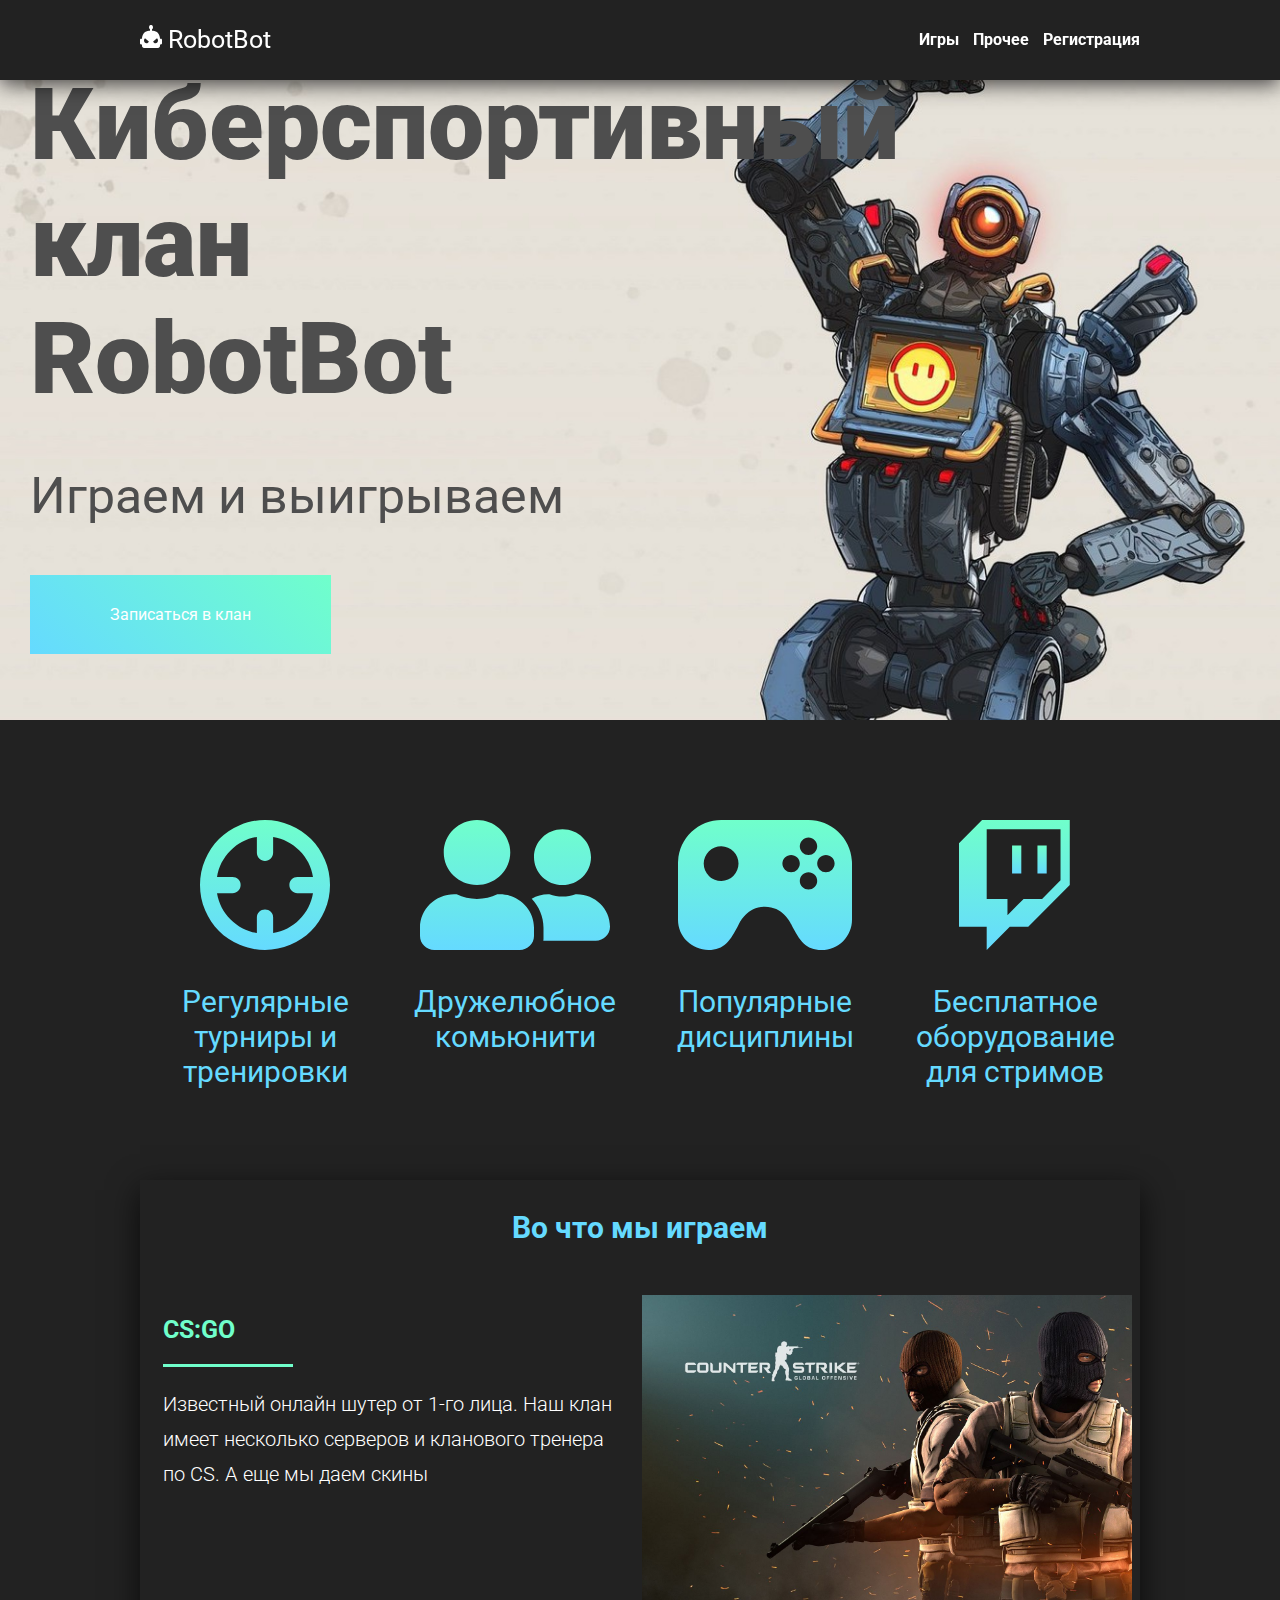
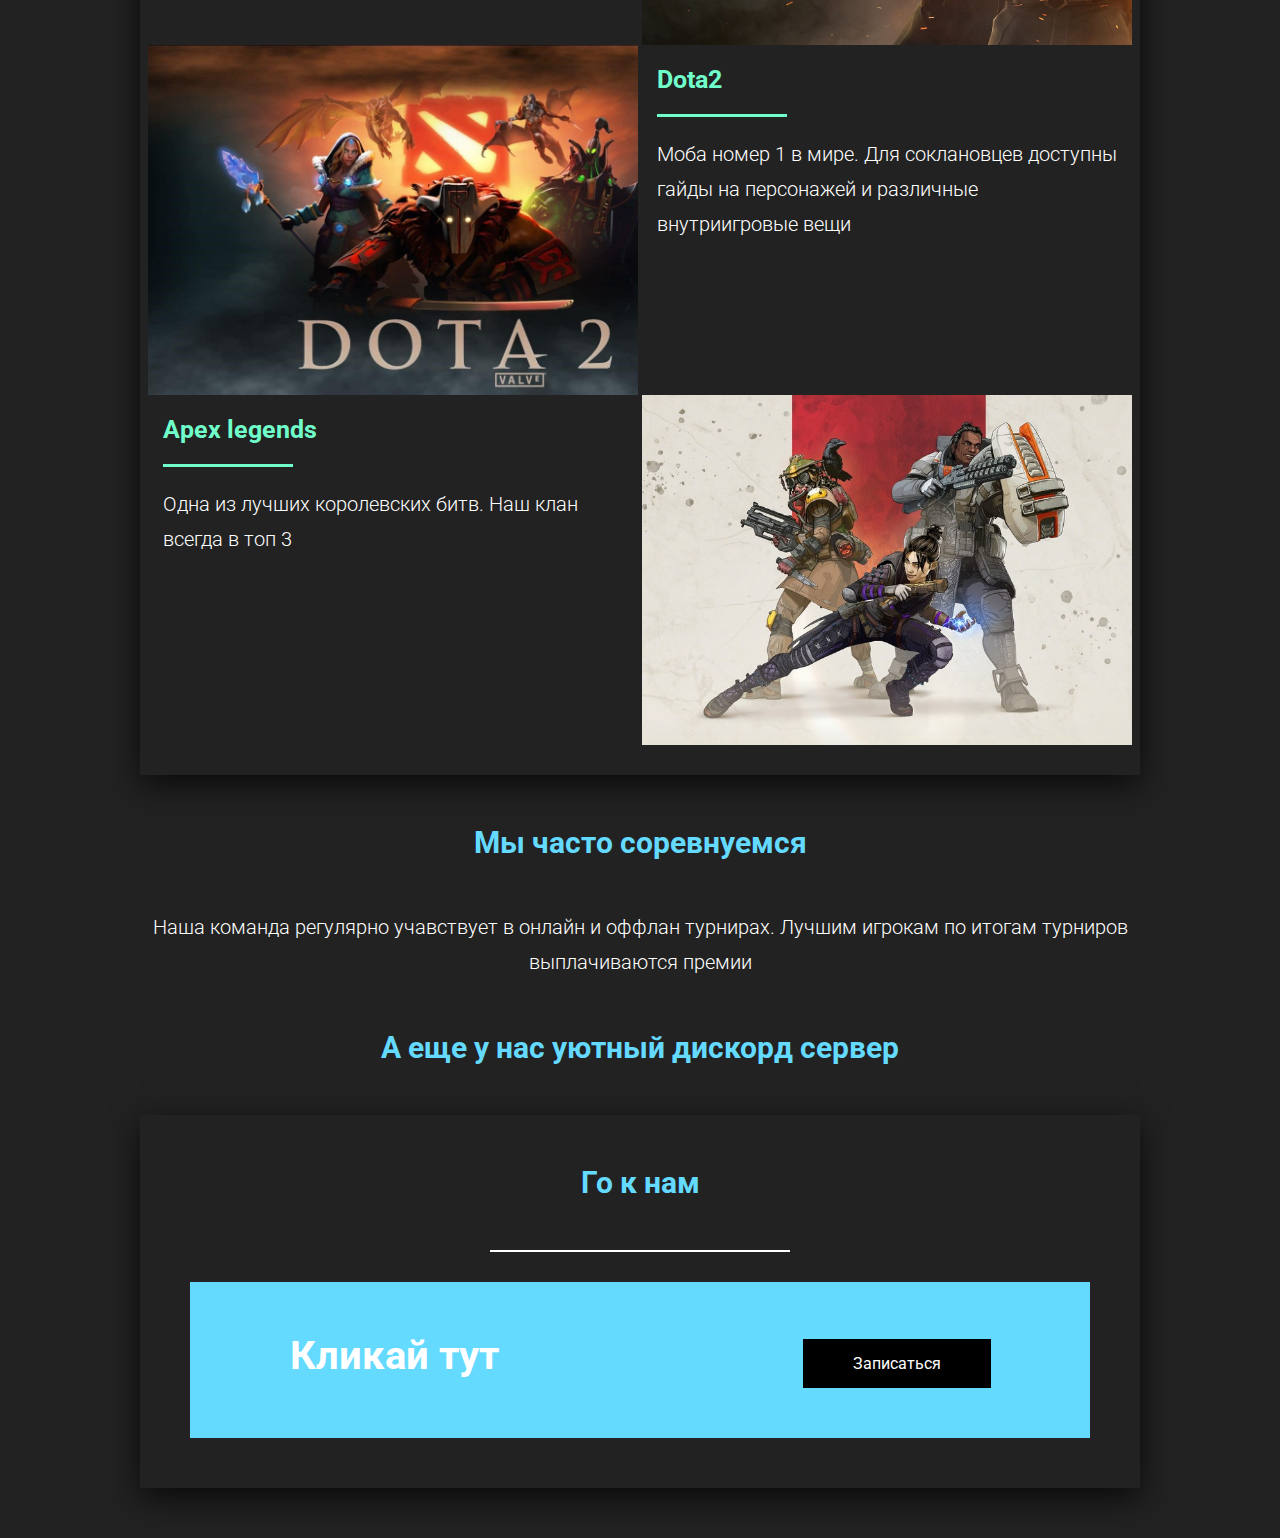
<file: index.html>
<!DOCTYPE html>
<html lang="en">
<head>
    <meta charset="UTF-8">
    <meta http-equiv="X-UA-Compatible" content="IE=edge">
    <meta name="viewport" content="width=device-width, initial-scale=1.0">
    <title>Robotbot</title>
    <link rel="stylesheet" href="landing.css">
</head>
<body>
    <div class="nav-menu">
        <div class="container">
            <a href="" class="logo">
                <img src="img/icons/site_logo.svg" alt=""> 
                <span> RobotBot</span></a>
            <div class="navigation">
                <a href="" class="nav-item">Игры</a>
                <a href="" class="nav-item">Прочее</a>
                <a href="" class="nav-item">Регистрация</a>
            </div>
        </div>
    </div>
    <div class="site-header">
            <div class="header-content">
                <h1 class="header-title">Киберспортивный клан RobotBot</h1>
                <p class="header-sub_title">Играем и выигрываем</p>
                <a href="form.html" class="header-btn">Записаться в клан</a>
            </div>
    </div>

    <div class="about">
        <div class="container">
            <div class="about-card">
                <img src="img/icons/scope.svg" alt="" class="about-card_img">
                <p class="about-card_title">Регулярные турниры и тренировки</p>
            </div><div class="about-card">
                <img src="img/icons/friendly.svg" alt="" class="about-card_img">
                <p class="about-card_title">Дружелюбное комьюнити</p>
            </div><div class="about-card">
                <img src="img/icons/joystic.svg" alt="" class="about-card_img">
                <p class="about-card_title">Популярные дисциплины</p>
            </div><div class="about-card">
                <img src="img/icons/twitch.svg" alt="" class="about-card_img">
                <p class="about-card_title">Бесплатное оборудование для стримов</p>
            </div>
        </div>
    </div>

    <div class="games">
        <div class="games-container container">
            <h2 class="section-title">Во что мы играем</h1>

            <div class="games-card game1">
                <div class="games-card_content">
                    <h3 class="game-title">CS:GO</h3>
                    <hr class= "game-divider">
                    <p class="game-description section-text">Известный онлайн шутер от 1-го лица. Наш клан имеет несколько серверов и кланового тренера по CS. А еще мы даем скины</p>
                </div>
                <div class="games-card_img">

                </div>
            </div>
            
             <!-- тут остальные карточки(их ученик должен сделать в дз) -->

             <div class="games-card game2">
                <div class="games-card_img img2">

                </div>
                <div class="games-card_content">
                    <h3 class="game-title">Dota2</h3>
                    <hr class= "game-divider">
                    <p class="game-description section-text">Моба номер 1 в мире. Для соклановцев доступны гайды на персонажей и различные внутриигровые вещи</p>
                </div>
                
            </div>
            <div class="games-card game3">
                <div class="games-card_content">
                    <h3 class="game-title">Apex legends</h3>
                    <hr class= "game-divider">
                    <p class="game-description section-text">Одна из лучших королевских битв. Наш клан всегда в топ 3</p>
                </div>
                <div class="games-card_img img3">

                </div>
            </div>


        </div>

      
    </div>
    <div class="note">
        <div class="container">
            <h2 class="section-title">Мы часто соревнуемся</h2>
            <p class="section-text">Наша команда регулярно учавствует в онлайн и оффлан турнирах. Лучшим игрокам по итогам турниров выплачиваются премии</p>
        </div>
    </div>

    <div class="discord">
        <div class="container">
            <h2 class="section-title">А еще у нас уютный дискорд сервер</h2>
          
        </div>
    </div>

    <div class="contact-section">
        <div class="container contact-section-container">
            <h2 class="section-title">Го к нам</h2>
            <hr>
            <div class = "conact-btn">
                <p class="contact-title">Кликай тут</p>
                <a href="form.html" class="contact-link">Записаться</a>
            </div>
        </div>
    </div>
</body>
</html>
</file>
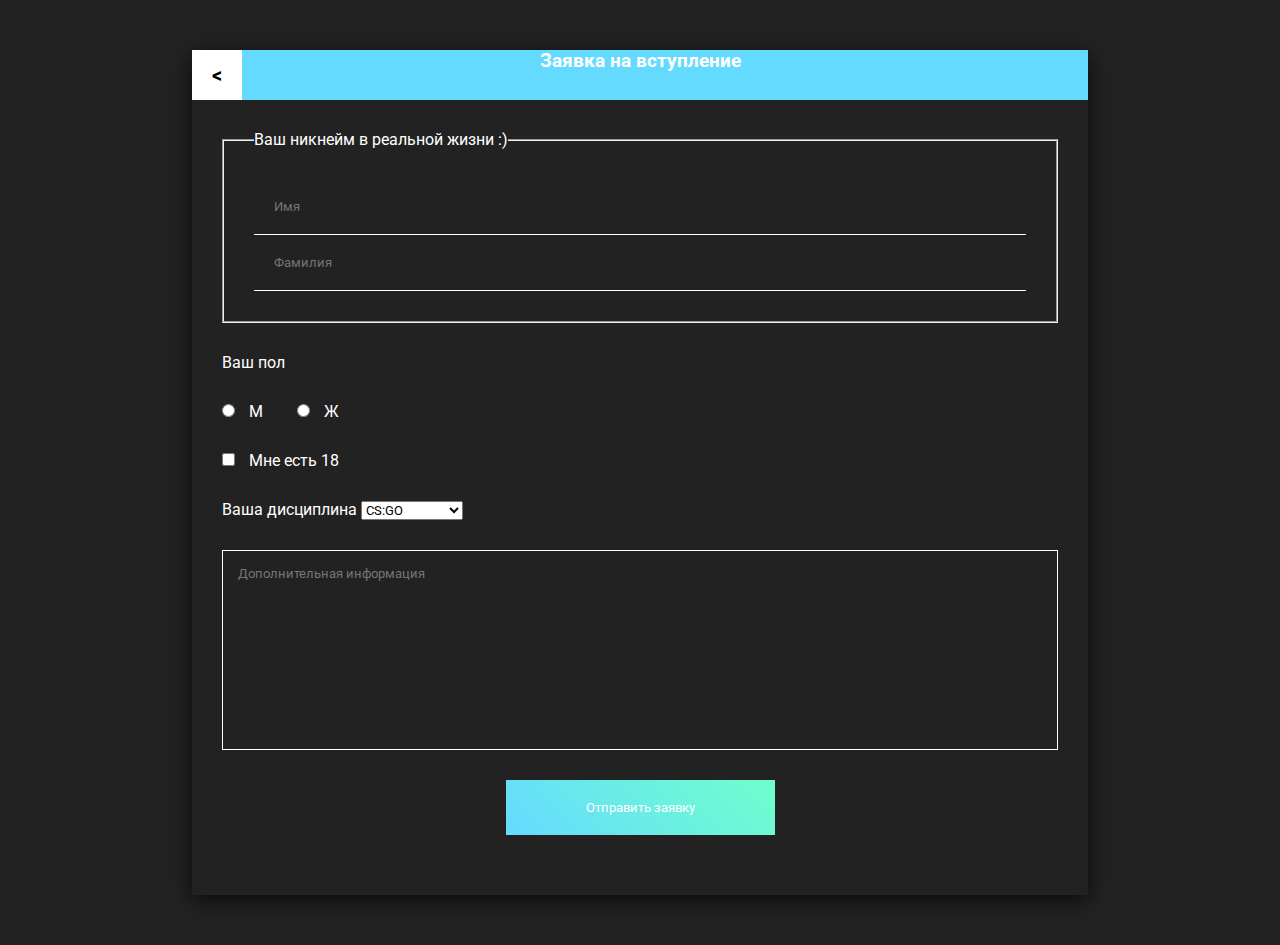
<file: form.html>
<!DOCTYPE html>
<html lang="en">
<head>
    <meta charset="UTF-8">
    <meta http-equiv="X-UA-Compatible" content="IE=edge">
    <meta name="viewport" content="width=device-width, initial-scale=1.0">
    <title>Registration</title>
    <link rel="stylesheet" href="form.css">
</head>
<body>
    <form class="form">
        <div class="form-head">
            <a href="index.html" class="btn-back"><</a>
            <h3 class="form-title">Заявка на вступление</h3>
        </div>
        <div class="form-body">
            <fieldset class="nickname-field">
                <legend>Ваш никнейм в реальной жизни :)</legend>
                <input type="text" class="fname" placeholder="Имя" name="fName">
                <input type="text" class="sname" placeholder="Фамилия" name="lName">
            </fieldset>
            <p class="gender">Ваш пол</p>
            <div class="input-wrapper">
                <input type="radio" name="gender" value="male" class="male-radio" id = "male-radio">
                <label for="male-radio">М</label>
                <input type="radio" name="gender" value="female" class="female-radio" id = "female-radio">
                <label for="female-radio">Ж</label>
            </div>  
            <div class="input-wrapper">
                <input type="checkbox" value="got18" class="age" id="age" name="age">
                <label for="age">Мне есть 18</label>
            </div>
            <div class="input-wrapper">
                <label for="game">Ваша дисциплина</label>
                <select name="game" id="game" class="game">
                    <option value="cs_go">CS:GO</option>
                    <option value="dota">Dota 2</option>
                    <option value="apex">Apex Legends</option>
                </select>
            </div>
            <textarea name="comment" id="comment" placeholder="Дополнительная информация" class="comment"></textarea>

            <button class="submit">Отправить заявку</button>
        </div>
    </form>
    
</body>
</html>
</file>
<file: landing.css>
@import url('https://fonts.googleapis.com/css2?family=Roboto:wght@300;400;700;900&display=swap');

*{
    margin: 0;
    padding: 0;
    box-sizing: border-box;
    font-family: 'Roboto', sans-serif;
}
body{
    background-color:  #222222;
    cursor: default;
}
.container{
    max-width: 1000px;
    margin: 0 auto;
}
.section-title{
    font-size: 30px;
    font-weight: 700;
    color:#65DAFF;
    margin-bottom: 50px;
}
.section-text{
    font-weight: 300;
    font-size: 20px;
    line-height: 35px;
    color:white;
}


.nav-menu {
    position: fixed;
    background-color: #222222;
    width: 100%;
    height: 80px;
    box-shadow: 0 5px 20px rgba(0, 0, 0, 0.7);
    line-height: 80px;
    z-index: 100;
}
.container {
}
.logo {
    color: white;
    text-decoration: none;
    font-size: 25px;
}

.navigation {
    float: right;
}
.nav-item {
    font-size: 16px;
    text-decoration: none;
    font-weight: 700;
    color:white;
    margin-left: 10px;
    transition: 0.5s;
}
.nav-item:hover {
    color: #65DAFF;
    text-shadow: 0 0 5px #65DAFF ;
}


.site-header {
    position: relative;
    height: 80vh;
    background: url('img/apex-legends-pathfinder-robot-emoticons-saluting-futuristic.jpg') center/cover no-repeat;
}

.header-title {
    color:#4E4E4E;
    font-size: 100px;
    font-weight: 900;
    margin-bottom: 50px;
}
.header-sub_title {
    color:#4E4E4E;
    font-size: 50px;
    margin-bottom: 50px;
}
.header-btn {
    width: fit-content;
    display: block;
    padding: 30px 80px;
    background: linear-gradient(45deg, #65DAFF, #70FFCB);
    color: white;
    text-decoration: none;
}
.header-btn:hover{
    transform: scale(1.1);
}
.header-btn:active{
    background: linear-gradient(45deg, #347083, #388065);
}
.header-content{
    position: absolute;
    left: 0;
    top: 50%;
    transform: translateY(-50%);
    padding-left: 30px;
    width: 50%;
}

.about {
    height: 40vh;
    text-align: center;
}

.about-card {
    margin-top: 100px;
    display: inline-block;
    width: 25%;
    height: 200px;
    text-align: center;
    vertical-align: top;
}
.about-card_img {
    height: 130px;
    margin-bottom: 30px;
}
.about-card_title {
    font-size: 30px;
    color:#65DAFF
}


.games {

}
.games-container {
    margin-top: 100px;
    box-shadow: 0 10px 30px rgba(0, 0, 0, 0.7);
    padding: 30px 0;
    text-align: center;
}

.games-card {
    position: relative;
}
.game1 {

}
.games-card_content {
   display: inline-block;
    width: 49%;
    min-height: 350px;
    vertical-align: top;
    text-align: left;
    padding: 0 15px;
}
.game-title {
    margin-top: 20px;
    font-size: 25px;
    color: #70FFCB;
}
.game-divider{
    width: 130px;
    border: none;
    height: 3px;
    background: #70FFCB;
    margin: 20px 0;
}
.games-card_img {
    display: inline-block;
    background: url('img/csgo.jpg') left/cover no-repeat;
    width: 49%;
    height: 350px;
    vertical-align: top;
}

.img2{
    background: url('img/dota2.jpg') left/cover no-repeat;
}
.img3{
    background: url('img/apex.jpg') left/cover no-repeat;
}

.note{
    text-align: center;
    margin: 50px 0;
}
.discord{
    text-align: center;
    margin: 50px 0;
}

.contact-section {
}
.container {
}
.contact-section-container {
    margin: 50px auto;
    padding: 50px;
    box-shadow: 0 10px 30px rgba(0, 0, 0, 0.7);
    text-align: center;
}
.contact-section-container hr{
    width: 300px;
    margin: 30px auto;
    border: none;
    background: white;
    height: 2px;
}
.section-title {
}
.conact-btn {
    padding: 50px;
    background: #65DAFF;
}
.contact-title {
    display: inline-block;
    margin-right: 300px;
    color: white;
    font-size: 40px;
    font-weight: 700;
}
.contact-link {
    display: inline-block;
    text-decoration: none;
    color: white;
    background: black;
    padding: 15px 50px;
    
}

@media(max-width:1200px){
    .nav-menu{
        height: fit-content;
        padding: 10px 15px;
        top: 0;
    }
    .navigation{
        float: none;
    }
    .nav-item {
        display: block;
        line-height: 50px;
    }
    .site-header {
        height: 100vh;
        margin-top: 200px;
    }

    .header-content{
        width: 100%;
        padding:0 15px;
    }
    .header-title {
        font-size: 40px;
    }
    .header-sub_title {
        font-size: 20px;
    }

    .about-card_img {
        height: 50px;
    }
    .about-card_title {
        font-size: 14px;
    }
    .contact-title {
        margin: 0;
    }

     /* Код для дз ребенка к уроку о хостинге сайта */

    .games-card_content {
        display: block;
        width: 100%;
        height: fit-content;
        min-height: 200px;
    }
    .game-title {
        
    }
    .games-card_img {
        display: block;
        width: 100%;
        background-position: center;
    }
    .games-card {
        margin-top: 100px;
    }
}
</file>
<file: form.css>
@import url('https://fonts.googleapis.com/css2?family=Roboto:wght@300;400;700;900&display=swap');

*{
    margin: 0;
    padding: 0;
    box-sizing: border-box;
    font-family: 'Roboto', sans-serif;
}

body{
    background: #222222;
}

.form {
    width: 70%;
    background: #222222;
    box-shadow: 0 5px 20px rgba(0, 0, 0, 0.7);
    margin: 50px auto;
}
.form-head {
    position: relative;
    height: 50px;
    background: #65DAFF;
    color: white;
    text-align: center;
}
.btn-back {
    position: absolute;
    left: 0;
    top: 0;
    width: 50px;
    height: 50px;
    background-color: white;
    font-size: 20px;
    text-align: center;
    line-height: 50px;
    text-decoration: none;
    color: black;
    font-weight: 700;
}

.btn-back:hover{
    background: gray;
}
.btn-back:active{
    background: black;
    color: white;
}
.form-title {
}
.form-body {
    padding: 30px;
    color: white;
}
.fname, .sname{
    background: none;
    border: none;
    border-bottom: 1px solid white;
    padding: 20px;
    width: 100%;
    color: white;
    outline: none;
}

.gender {
   margin-top: 30px;
}
.male-radio {
    margin-right: 10px;
}
.female-radio {
    margin-right: 10px;
    margin-left: 30px;
}

    
.age {
    margin-right: 10px;
}
.game {
}
.comment{
    display: block;
    width: 100%;
    max-height: 200px;
    height: 200px;
    background: none;
    border: 1px solid white;
    resize: none;
    margin-bottom: 30px;
    outline: none;
    padding: 15px;
}

.input-wrapper{
    margin: 30px 0;
}
.submit {
    display: block;
    width: fit-content;
    padding: 20px 80px;
    margin: 30px auto;
    border: none;
    background: linear-gradient(45deg, #65DAFF, #70FFCB);
    outline: none;
    color: white;
}
.submit:hover {
    background: linear-gradient(45deg, #347083, #388065);
}
.submit:hover:active {
    background: white;
    color: black;
}
.nickname-field{
    padding: 30px;
}

/* Код для дз ученика в теме выкладывания сайт на хостинг */
@media(max-width:1000px){
    .form{
        width: 95%;
    }
    .form-body{
        padding: 15px;
    }
}
</file>
